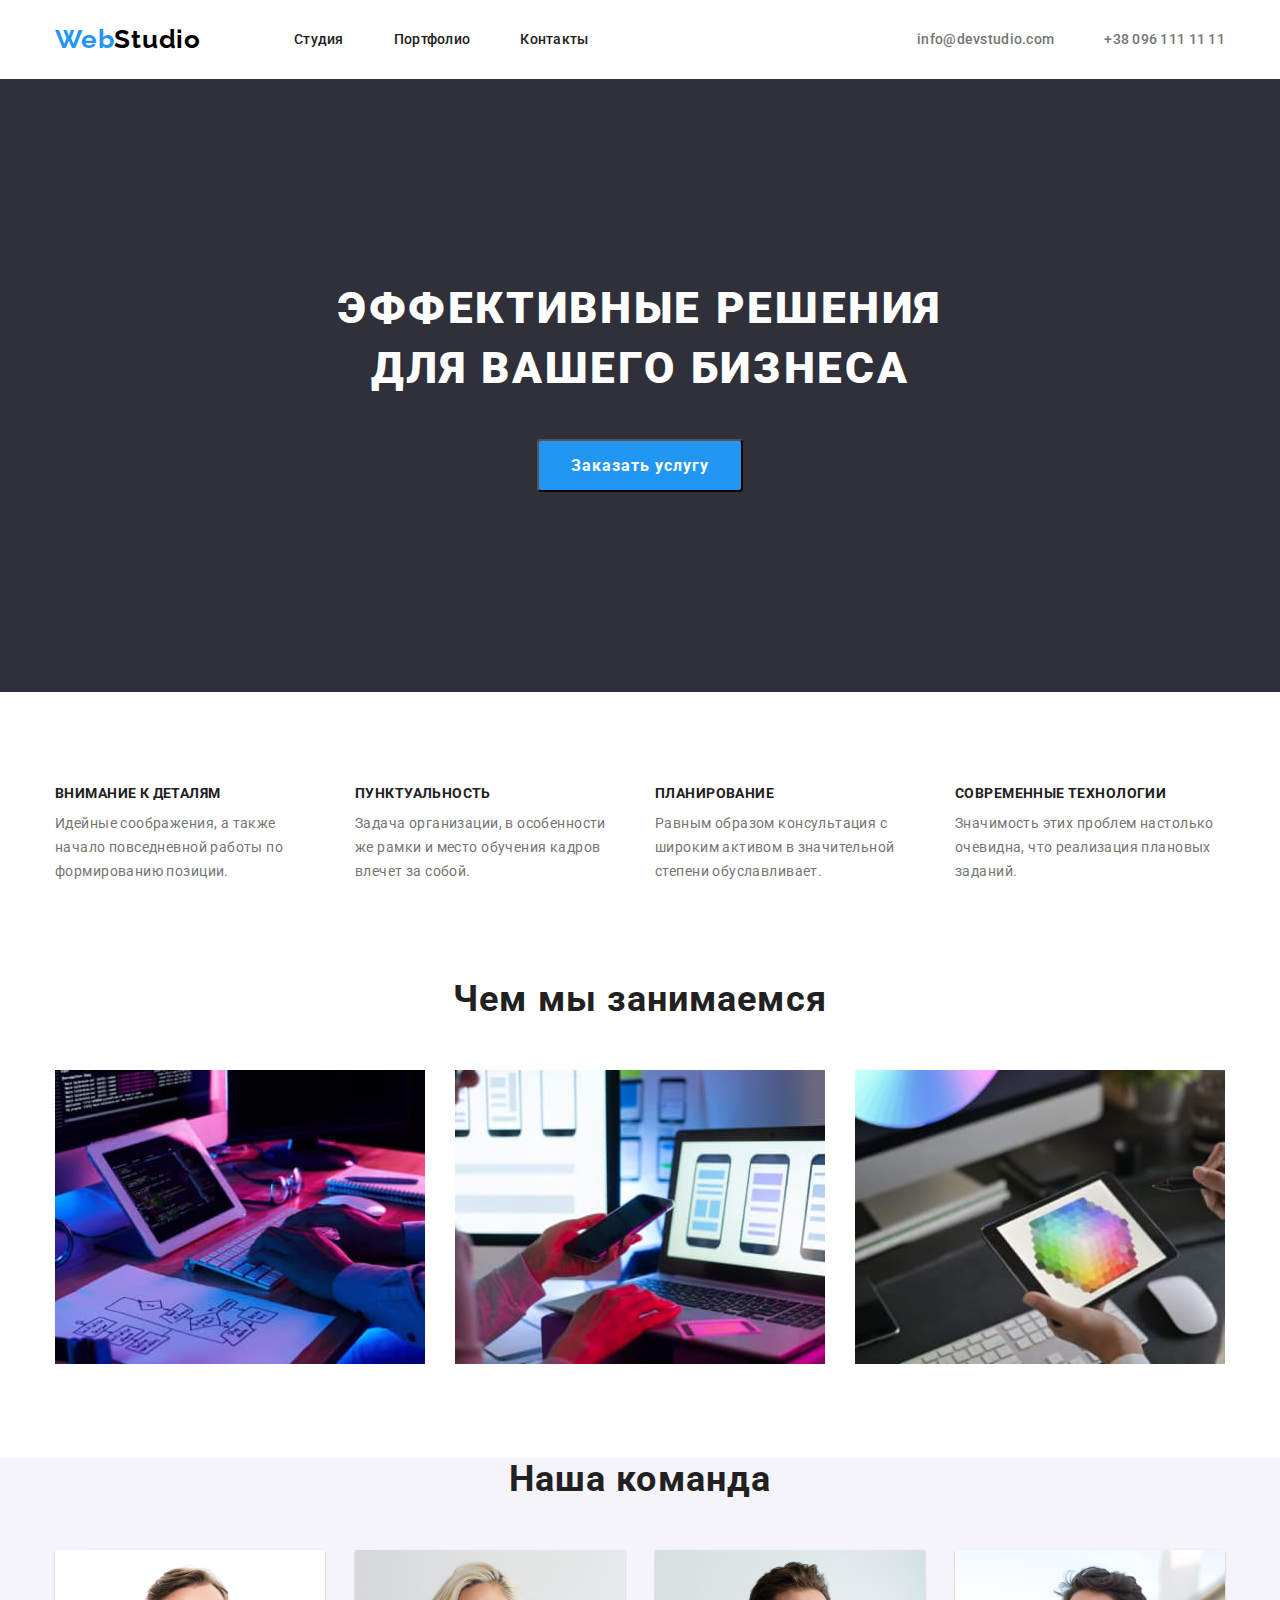
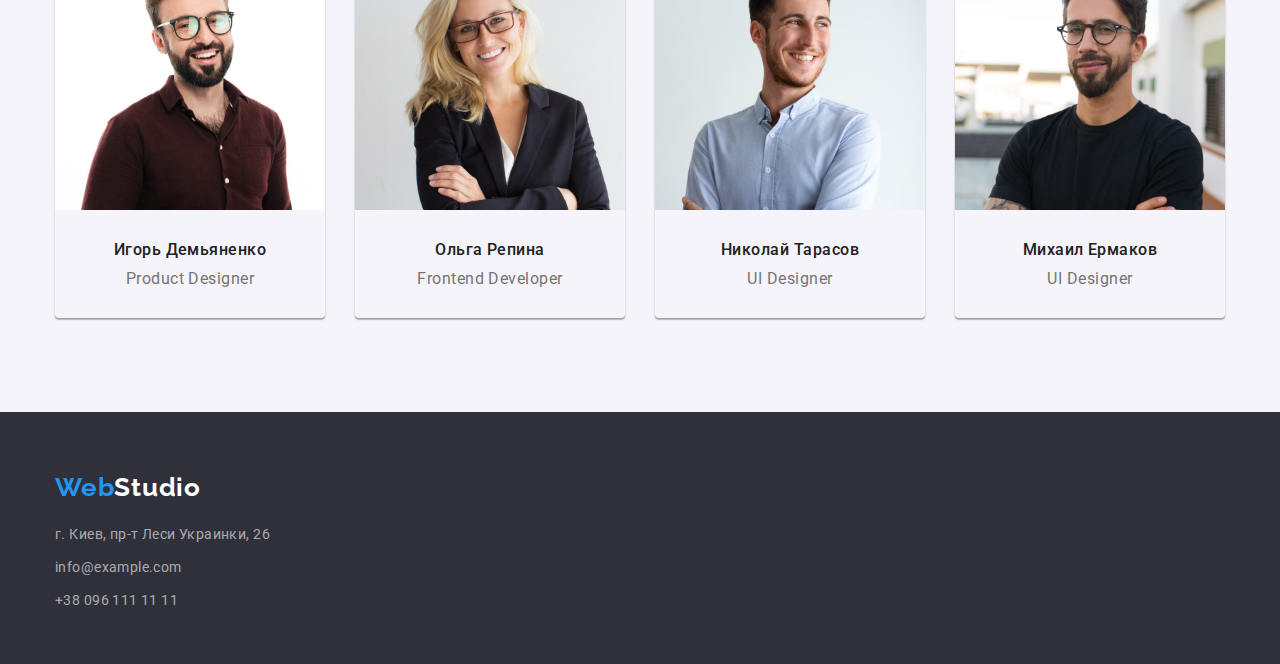
<file: index.html>
<!DOCTYPE html>
<html lang="ru">
<head>
    <meta charset="UTF-8">
    <meta http-equiv="X-UA-Compatible" content="IE=edge">
    <meta name="viewport" content="width=device-width, initial-scale=1.0">
    <title>WebStudio</title>

    <link rel="preconnect" href="https://fonts.googleapis.com">
    <link rel="preconnect" href="https://fonts.gstatic.com" crossorigin>
    <link href="https://fonts.googleapis.com/css2?family=Raleway:wght@700&family=Roboto:wght@400;500;700;900&display=swap"
        rel="stylesheet">

    <link rel="stylesheet" href="https://cdn.jsdelivr.net/npm/modern-normalize@1.1.0/modern-normalize.min.css">
   
    <link rel="stylesheet" href="./CSS/styles.css">


</head>
<body class="body-font">


   <header>
    <div class="nav container">
    <nav class="page-nav">
    
        <a class="link logo" href="" lang="en">Web<span class="logo-accent">Studio</span></a>
    
        <ul class="list page-nav">
            <li class="menu-item">
                <a class="link menu-link" href="">Студия</a>
            </li>
            <li class="menu-item">
                <a class="link menu-link" href="portfolio.html ">Портфолио</a>
            </li>
            <li class="menu-item">
                <a class="link menu-link" href="">Контакты</a>
            </li>
        </ul>
    </nav>
    
    
    <ul class="list menu-address">
        <li><a class="link tel-mail-header" href="mailto:info@devstudio.com">info@devstudio.com</a></li>
        <li><a class="link tel-mail-header" href="tel:+380961111111">+38 096 111 11 11</a></li>
    </ul>
    </div>
  
   </header>
   




<main>
    <section class="hero">
<div class="backgroud-color background-hero-sizes">
        <div class="container">
            <h1 class="efect-solution">Эффективные решения <br> для вашего бизнеса</h1>
            <button type="button" class="m-button">Заказать услугу</button>
        </div>
        
    </section>
</div>
   
    

    <section class="size-section">
        <div class="container" >
            <h2 hidden>какие-то 4 пункта</h2>
            <ul class="list advantages-main-list">
                <li class="skills-sizes">
                    <h3 class="skills-title ">Внимание к деталям</h3>
                    <p class="skills-text">Идейные соображения, а также начало повседневной работы по формированию позиции.</p>
                </li>
                <li class="skills-sizes">
                    <h3 class="skills-title ">Пунктуальность</h3>
                    <p class="skills-text">Задача организации, в особенности же рамки и место обучения кадров влечет за собой.</p>
                </li>
                <li class="skills-sizes">
                    <h3 class="skills-title ">Планирование</h3>
                    <p class="skills-text">Равным образом консультация с широким активом в значительной степени обуславливает.</p>
                </li>
                <li class="skills-sizes">
                    <h3 class="skills-title ">Современные технологии</h3>
                    <p class="skills-text">Значимость этих проблем настолько очевидна, что реализация плановых заданий.</p>
                </li>
            </ul>
        </div>
       
</section>



    <section class="size-section2">
        <div class="container">
            <h2 class="section-title">Чем мы занимаемся</h2>
            <ul class="list section2 ">
                <li>
                    <img src="./images/develop_1.jpg" alt="на бумаге" height="294" width="370">
                </li>
            
                <li>
                    <img src="./images/develop_2.jpg" alt="на телефоне" height="294" width="370">
                </li>
            
                <li>
                    <img src="./images/develop_3.jpg" alt="на компьютере" height="294" width="370">
                </li>
            </ul>
        </div>

    </section>



    <section class="section3-color size-section3">
        <div class="container">
            <h2 class="section-title">Наша команда</h2>
            <ul class="list section3">
                <li class="section3-box">
                    <img src="./images/игорь_демьяненко_1.jpg" alt="Игорь Демьненко" height="260" width="270">
                    <div class="employee-padding ">
                        <h3 class="employee-name">Игорь Демьяненко</h3>
                        <p lang="en" class="employee-position">Product Designer</p>
                    </div>
                </li>

            
                <li class="section3-box">
                    <img src="./images/ольга_репина_2.jpg" alt="Ольга Репина" height="260" width="270">
                    <div class="employee-padding ">
                        <h3 class="employee-name">Ольга Репина</h3>
                        <p lang="en" class="employee-position">Frontend Developer</p>

                    </div>
                </li>

            
                <li class="section3-box">
                    <img src="./images/никола_тарасов_3.jpg" alt="Николай Тарасов" height="260" width="270">
                    <div class="employee-padding">
                        <h3 class="employee-name">Николай Тарасов</h3>
                        <p lang="en" class="employee-position">UI Designer</p>

                    </div>
                </li>
            
                <li class="section3-box">
                    <img src="./images/михаил_ермаков_4.jpg" alt="Михаил Ермаков" height="260" width="270">
                   <div class="employee-padding">
                    <h3 class="employee-name">Михаил Ермаков</h3>
                    <p lang="en" class="employee-position">UI Designer</p>
                   </div>
                </li>
            </ul>
        </div>
        
    </section>

</main>




<footer class="backgroud-color footer-sizes">
    <div class="background-color container">
        <div class="footer-logo-sizes">

<a class="link logo" href="">Web<span class="logo-accent2">Studio</span></a>

        </div>
         <address>
            <ul class="list">
                <li class="footer-list-sizes"><a class="link address-link" href="https://goo.gl/maps/ts3VoMMfmy22Pk4LA" target="_blank"
                        rel="noopener noreferrer">г. Киев, пр-т
                        Леси Украинки, 26</a> </li>
                <li class="footer-list-sizes"><a class="link address-link" href="mailto:info@devstudio.com">info@example.com</a> </li>
                <li><a class="link address-link" href="tel:+380961111111">+38 096 111 11 11</a> </li>
            </ul>
        </address>
    </div>

</footer>

</body>
</html>
</file>
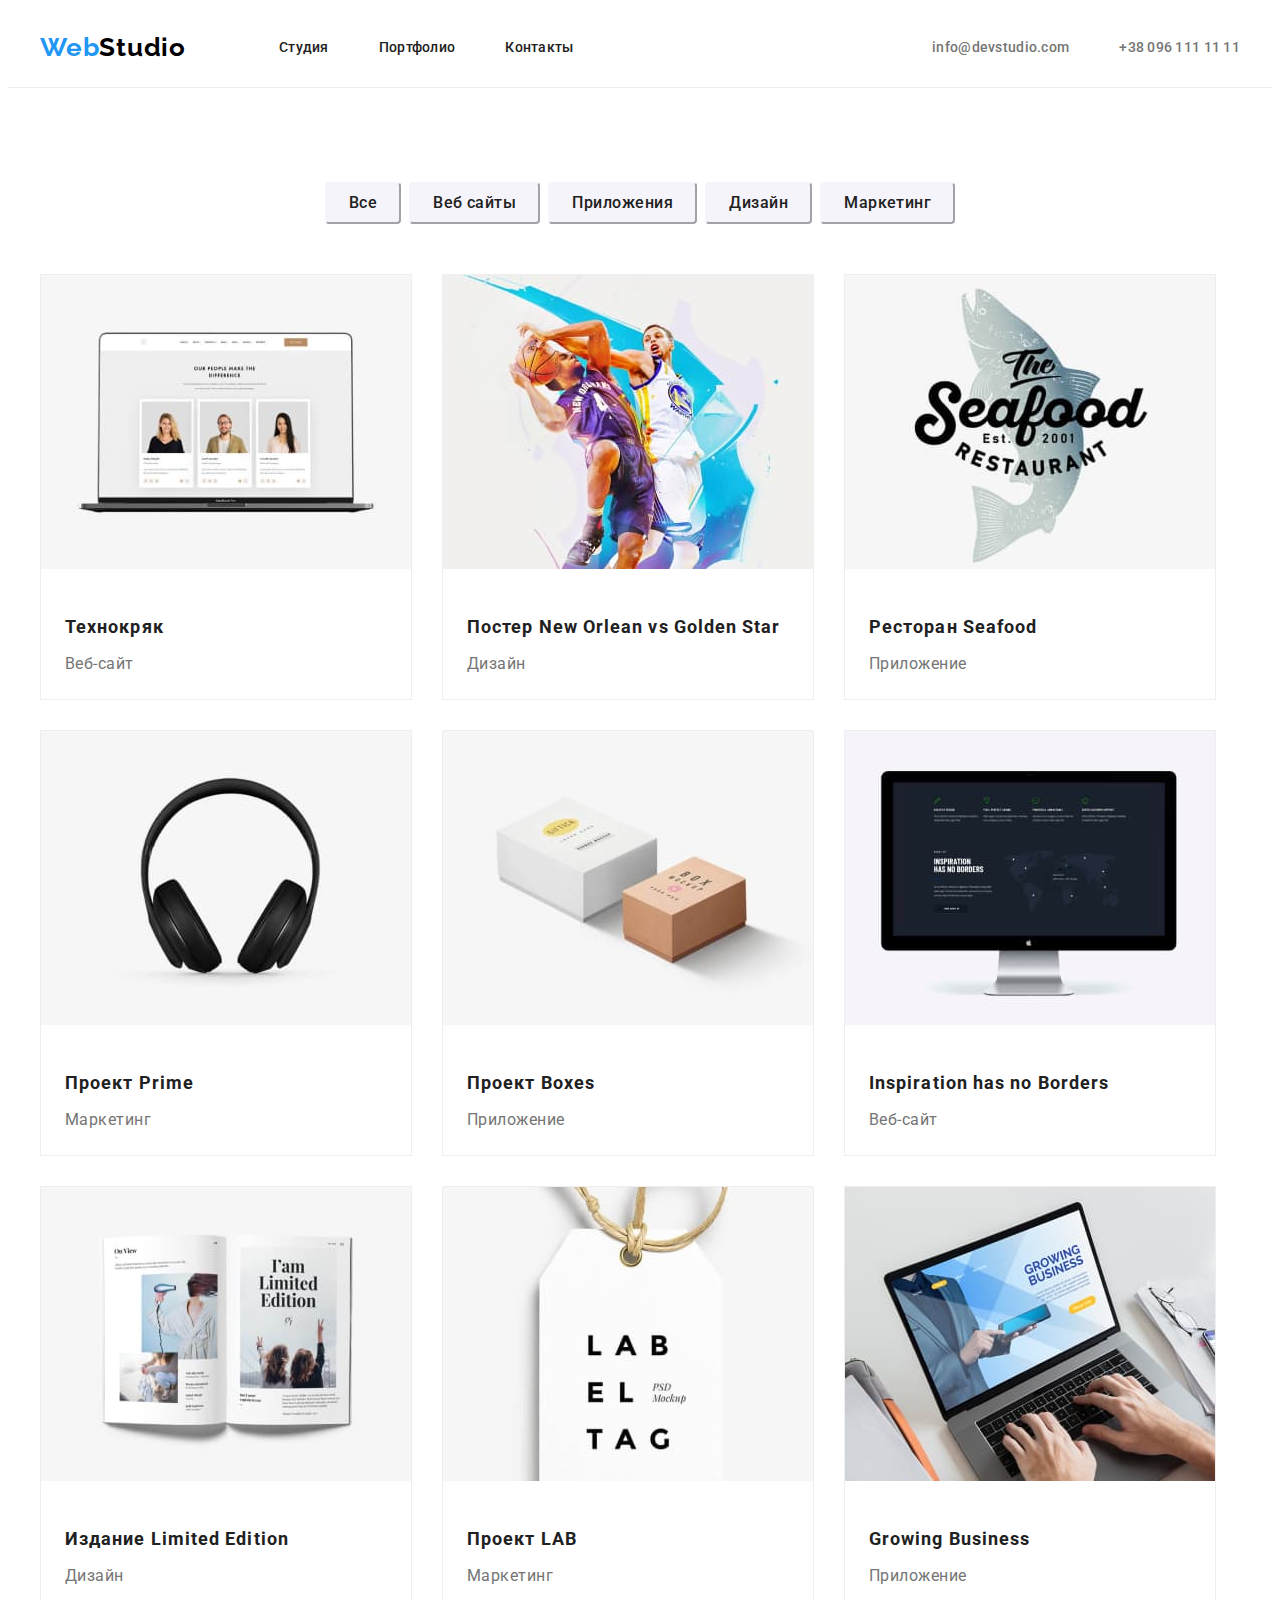
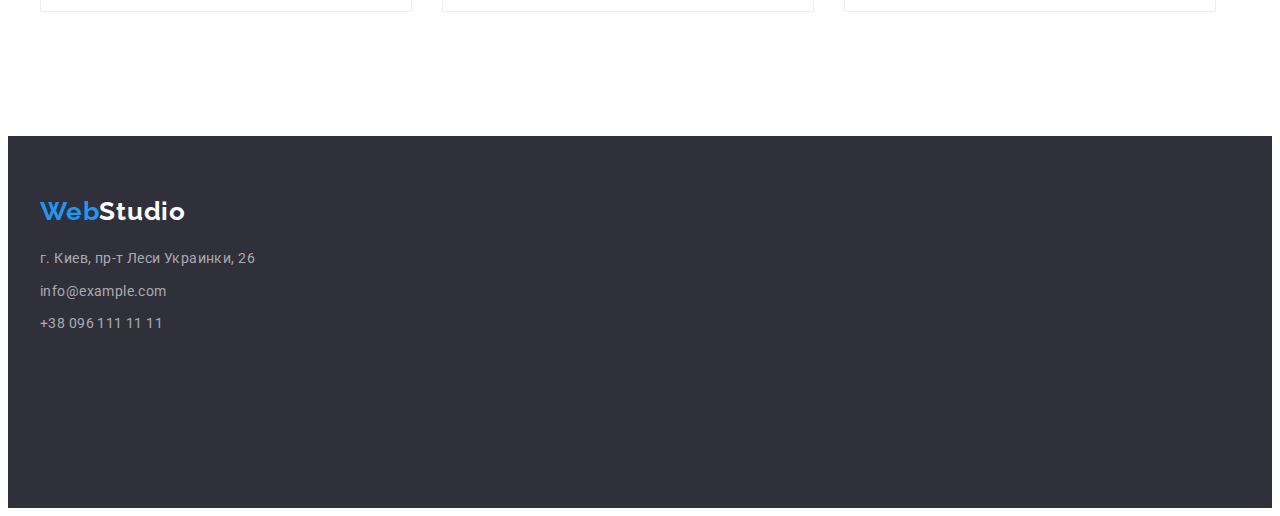
<file: portfolio.html>
<!DOCTYPE html>
<html lang="en">
<head>
    <meta charset="UTF-8">
    <meta http-equiv="X-UA-Compatible" content="IE=edge">
    <meta name="viewport" content="width=device-width, initial-scale=1.0">
    <title>WebStudio</title>
    <link rel="preconnect" href="https://fonts.googleapis.com">
    <link rel="preconnect" href="https://fonts.gstatic.com" crossorigin>
    <link href="https://fonts.googleapis.com/css2?family=Raleway:wght@700&family=Roboto:wght@400;500;700;900&display=swap"
        rel="stylesheet">
    <link rel="stylesheet" href="./CSS/styles.css">
</head>



<body class="body-font">
    <header class="header-portfolio">
        <div class="nav container">
            <nav class="page-nav">
    
                <a class="link logo" href="" lang="en">Web<span class="logo-accent">Studio</span></a>
    
                <ul class="list page-nav">
                    <li class="menu-item">
                        <a class="link menu-link" href="index.html">Студия</a>
                    </li>
                    <li class="menu-item">
                        <a class="link menu-link" href="portfolio.html ">Портфолио</a>
                    </li>
                    <li class="menu-item">
                        <a class="link menu-link" href="">Контакты</a>
                    </li>
                </ul>
            </nav>
    
    
            <ul class="list menu-address">
                <li><a class="link tel-mail-header" href="mailto:info@devstudio.com">info@devstudio.com</a></li>
                <li><a class="link tel-mail-header" href="tel:+380961111111">+38 096 111 11 11</a></li>
            </ul>
        </div>
    
    </header>



    <main>
     
    <section class="section-portfolio">
        <div class="container">
            <h1 hidden>Меню</h1>
            <ul class="list items-menu-portfolio">
                <li class="list-items-menu"><button class="link portfolio-button">Все</button></li>
                <li class="list-items-menu"><button class="link portfolio-button">Веб сайты</button></li>
                <li class="list-items-menu"><button class="link portfolio-button">Приложения</button></li>
                <li class="list-items-menu"><button class="link portfolio-button">Дизайн</button></li>
                <li class="list-items-menu"><button class="link portfolio-button">Маркетинг</button></li>
            </ul>
    
    
            <h2 hidden>Все </h2>
    
            <ul class="list posters-items">
                <li class="poster-item-boxes">
                    <img src="./images/portfolio/poster1.jpg" alt="ноутбук" height="294" width="370">
                    <div class="portfolio-text-padding">
                        <h3 class="poster-title">Технокряк</h3>
                        <p class="description-poster">Веб-сайт</p>

                    </div>
                    
    
                </li>

                <li class="poster-item-boxes">
                    <img src="./images/portfolio/poster2.jpg" alt="два парня" height="294" width="370">
                    <div class="portfolio-text-padding">
                        <h3 class="poster-title" lang="en">Постер New Orlean vs Golden Star</h3>
                        <p class="description-poster">Дизайн</p>
                    
                    </div>
                   
                
    
                </li>
                <li class="poster-item-boxes">
                    <img src="./images/portfolio/poster3.jpg" alt="логотип ресторана" height="294" width="370">
                    <div class="portfolio-text-padding">
                        <h3 class="poster-title" lang="en">Ресторан Seafood</h3>
                        <p class="description-poster">Приложение</p>
                    
                    </div>
                    
                    
    
                </li>
                <li class="poster-item-boxes">
                    <img src="./images/portfolio/poster4.jpg" alt="наушники" height="294" width="370">
                    <div class="portfolio-text-padding">

                    <h3 class="poster-title" lang="en">Проект Prime</h3>
                    <p class="description-poster">Маркетинг</p>
                    
                    </div>
                   
                   
                   
    
                </li>
                <li class="poster-item-boxes">
                    <img src="./images/portfolio/poster5.jpg" alt="две коробки" height="294" width="370">
                    <div class="portfolio-text-padding">
                        <h3 class="poster-title" lang="en">Проект Boxes</h3>
                        <p class="description-poster">Приложение</p>
                    
                    </div>
                   
                   
    
                </li>
                <li class="poster-item-boxes">
                    <img src="./images/portfolio/poster6.jpg" alt="компьютер" height="294" width="370">
                    <div class="portfolio-text-padding">
                        <h3 class="poster-title" lang="en">Inspiration has no Borders</h3>
                        <p class="description-poster">Веб-сайт</p>
                    
                    </div>
                   
                   
                   
    
                </li>
                <li class="poster-item-boxes">
                    <img src="./images/portfolio/poster7.jpg" alt="журнал" height="294" width="370">
                    <div class="portfolio-text-padding">
                        <h3 class="poster-title" lang="en">Издание Limited Edition</h3>
                        <p class="description-poster">Дизайн</p>
                    
                    </div>
                    
                    
                    
    
                </li>
                <li class="poster-item-boxes">
                    <img src="./images/portfolio/poster8.jpg" alt="бирка" height="294" width="370">
                    <div class="portfolio-text-padding">
                        <h3 class="poster-title" lang="en">Проект LAB</h3>
                        <p class="description-poster">Маркетинг</p>
                    
                    </div>
                    
                    
                    
    
                </li>
                <li class="poster-item-boxes">
                    <img src="./images/portfolio/poster9.jpg" alt="" height="294" width="370">
                    <div class="portfolio-text-padding">
                        <h3 class="poster-title" lang="en">Growing Business</h3>
                        <p class="description-poster">Приложение</p>
                    
                    </div>
                   
                   
                </li>
            </ul>
        </div>
    </section>
            
      

    </main>

<footer class="backgroud-color footer-sizes">
    <div class="background-color container">
        <div class="footer-logo-sizes">

            <a class="link logo" href="">Web<span class="logo-accent2">Studio</span></a>

        </div>
        <address>
            <ul class="list">
                <li class="footer-list-sizes"><a class="link address-link" href="https://goo.gl/maps/ts3VoMMfmy22Pk4LA"
                        target="_blank" rel="noopener noreferrer">г. Киев, пр-т
                        Леси Украинки, 26</a> </li>
                <li class="footer-list-sizes"><a class="link address-link"
                        href="mailto:info@devstudio.com">info@example.com</a> </li>
                <li><a class="link address-link" href="tel:+380961111111">+38 096 111 11 11</a> </li>
            </ul>
        </address>
    </div>

</footer>

</body>
</html>
</file>
<file: CSS/styles.css>
:root {
--title-text-color: #212121;
}

.list{list-style: none;
}

.link {text-decoration: none;
}

.body-font {font-family: 'Roboto', sans-serif;
}

h1,
h2,
h3,
h4,
p{ margin-top: 0;
  margin-bottom: 0;
}

ul,
ol { margin-top: 0;
    margin-bottom: 0;
    padding-left: 0;
}

img { display: block;
}

address{ font-size: normal;
}

button { cursor: pointer
    ;}

.container {
    width: 1200px;
    margin-left: auto;
    margin-right: auto;
    padding-left: 15px;
    padding-right: 15px;
}

.backgroud-color {
    background-color: #2F303A;
}

/* header */

.nav { 
    display: flex;
align-items: center;
padding-top: 24px;
padding-bottom: 24px;
}


.page-nav { 
    display: flex;
    align-items: center;
}




.menu-address { 
    display: flex;
    align-items: center;
    margin-left: auto;
}


.menu-address :not(:last-child) {
    margin-right: 50px;
}

.menu-item:not(:last-child) {
    margin-right: 50px;
}


.logo {
    margin-right: 93px;
    font-family: 'Raleway' , sans-serif;
    font-weight: 700;
    font-size: 26px;
    line-height: 1.192;
    /* identical to box height */
    letter-spacing: 0.03em;
    color: #2196F3;
}

.logo-accent {
    font-family: 'Raleway', sans-serif;
    font-weight: 700;
    font-size: 26px;
    line-height: 1.192;
    /* identical to box height */
    letter-spacing: 0.03em;
    color: #000000;
}

.menu-link {
    font-weight: 500;
    font-size: 14px;
    line-height: 1.43;
    letter-spacing: 0.02em;
    color: var(--title-text-color);
}

.menu-link:hover,
.menu-link:focus { 
    color: #2196F3; 
}


.tel-mail-header {
    font-weight: 500;
    font-size: 14px;
    line-height: 1.43;
    letter-spacing: 0.02em;
    color: #757575;
}


.tel-mail-header:hover,
.tel-mail-header:hover:focus {
    color: #2196F3;
}


/* body */

.background-hero-sizes {
    padding-top: 200px;
    padding-bottom: 200px;
    text-align: center;
}

.efect-solution {
    font-weight: 900;
    font-size: 44px;
    line-height: 1.36;
  
    letter-spacing: 0.06em;
    text-transform: uppercase;
    color: #FFFFFF; 
    width: 696px;
    margin: 0 auto;
   
}


.m-button {

    font-weight: 700;
    font-size: 16px;
    line-height: 1.86;
    font-family: 'Roboto', sans-serif;
    

    text-align: center;
     letter-spacing: 0.06em;
     background-color: #2196F3;
     color: white;
     border-radius: 4px;
     padding-top: 10px;
     padding-left: 32px;
     padding-bottom: 10px;
     padding-right: 32px;
     margin-top: 40px;
     
}


.m-button:hover,
.m-button.primary:focus {
    background-color: #188ce8;
    color: white;
    box-shadow: 0px 4px 4px rgba(0, 0, 0, 0.15);
    border-radius: 4px;
}


.size-section {
    padding-top: 94px;
   padding-bottom: 94px;
}

.size-section2 {
    padding-bottom: 94px;
}

.size-section3 {
    padding-bottom: 94px;
}



.advantages-main-list {
    display: flex;
    justify-content: space-between;
    
}

.skills-sizes{
    width: 270px;
    justify-content: space-between;
}





.skills-title {
    font-weight: 700;
    font-size: 14px;
    line-height: 1.14;
    letter-spacing: 0.03em;
    text-transform: uppercase;
    color: var(--title-text-color);
    margin-bottom: 10px;    
}


.section2 {
display: flex;
justify-content: space-between;
}

.section2:not(:last-child)
{
    margin-left: 30px;
}

.skills-text {
    font-weight: 400;
    font-size: 14px;
    line-height: 1.71;
    letter-spacing: 0.03em;
    color: #757575;
}


.section-title {
    font-weight: 700;
    font-size: 36px;
    line-height: 1.17;
    text-align: center;
    letter-spacing: 0.03em;
    color: var(--title-text-color);
    margin-bottom: 50px;
}

.section3-color {
    background-color: #F5F4FA;
}

.section3{
    display: flex;
    justify-content:space-between;
}

.section3:not(:last-child) {
    margin-left: 30px;
}


.section3-box {
    box-shadow: 0px 1px 3px rgba(0, 0, 0, 0.12), 0px 1px 1px rgba(0, 0, 0, 0.14), 0px 2px 1px rgba(0, 0, 0, 0.2);
        border-radius: 0px 0px 4px 4px;
}
.employee-name {
    font-weight: 500;
    font-size: 16px;
    line-height: 1.19;
    /* identical to box height */
    text-align: center;
    letter-spacing: 0.03em;
    color: #212121;
    margin-bottom: 10px;
}


.employee-padding {
    padding-top: 30px;
    padding-bottom: 30px;
}


.employee-position {
    font-weight: 400;
    font-size: 16px;
    line-height: 1.19;
    /* identical to box height */
    text-align: center;
    letter-spacing: 0.03em;
    color: #757575;
    margin-top: 10px;
   
}

 /* footer */

.footer-sizes {
    padding-top: 60px;
    padding-bottom: 60px;
    height: 252px;
}


.footer-logo-sizes {
    margin-bottom: 20px;
}



.footer-list-sizes {
    margin-bottom: 9px;
}

 .logo-accent2 {
     font-family: 'Raleway', sans-serif;
     font-weight: 700;
     font-size: 26px;
     line-height: 1.192;
     /* identical to box height */
     letter-spacing: 0.03em;
     color: #FFFFFF;}

.address-link {
    font-style: normal;
    font-weight: 400;
    font-size: 14px;
    line-height: 1.71;
    /* or 171% */
    letter-spacing: 0.03em;
    color:rgba(255, 255, 255, 0.6)
}


/* portfolio */

.header-portfolio {
    border-bottom: 1px solid #ECECEC;;
}

.section-portfolio {
    padding-top: 94px;
    padding-bottom: 94px;
    margin-left: auto;
    margin-right: auto;

}

.items-menu-portfolio {
    display: flex;
    justify-content: center;
    margin-bottom: 50px;
}


.portfolio-button {
    font-family: 'Roboto', sans-serif;
    font-style: normal;
    font-weight: 500;
    font-size: 16px;
    line-height: 1.62;
    /* identical to box height, or 162% */
    text-align: center;
    letter-spacing: 0.03em;
    color: #212121;
    background: #F5F4FA;
    border-radius: 4px;
    border-color: #F5F4FA;
    padding-top: 6px;
    padding-right: 22px;
    padding-bottom: 6px;
    padding-left: 22px;



}
 

.list-items-menu:not(:last-child) {
    margin-right: 8px;
}


.items-menu-portfolio{
display: flex;
}


.portfolio-button:hover,
.portfolio-button.primary:focus {
     background-color: #188ce8;
     color: white;
     box-shadow: 0px 4px 4px rgba(0, 0, 0, 0.15);
     border-radius: 4px;
}





.posters-items {
    display: flex;
    flex-wrap: wrap;
}




 .poster-item-boxes {
   margin-right: 30px;
margin-bottom: 30px;
    border: 1px solid #EEEEEE;
 }

 .poster-item-boxes:nth-child(3n)
  {
    margin-right: 0;
}

 .portfolio-text-padding {
padding-top: 20px;
padding-bottom: 20px;
padding-left: 24px;
padding-right: 24px;
}

.poster-title {
    font-family: 'Roboto', sans-serif;
    font-style: normal;
    font-weight: 700;
    font-size: 18px;
    line-height: 2;
     /* identical to box height, or 200% */
     letter-spacing: 0.06em;
    color: var(--title-text-color);
    margin-top: 20px;
    margin-bottom: 4px;
}

.description-poster {
    font-family: 'Roboto', sans-serif;
    font-style: normal;
    font-weight: 400;
    font-size: 16px;
    line-height: 1.87;
    /* identical to box height, or 188% */
    letter-spacing: 0.03em;
    color: #757575;
}
</file>
